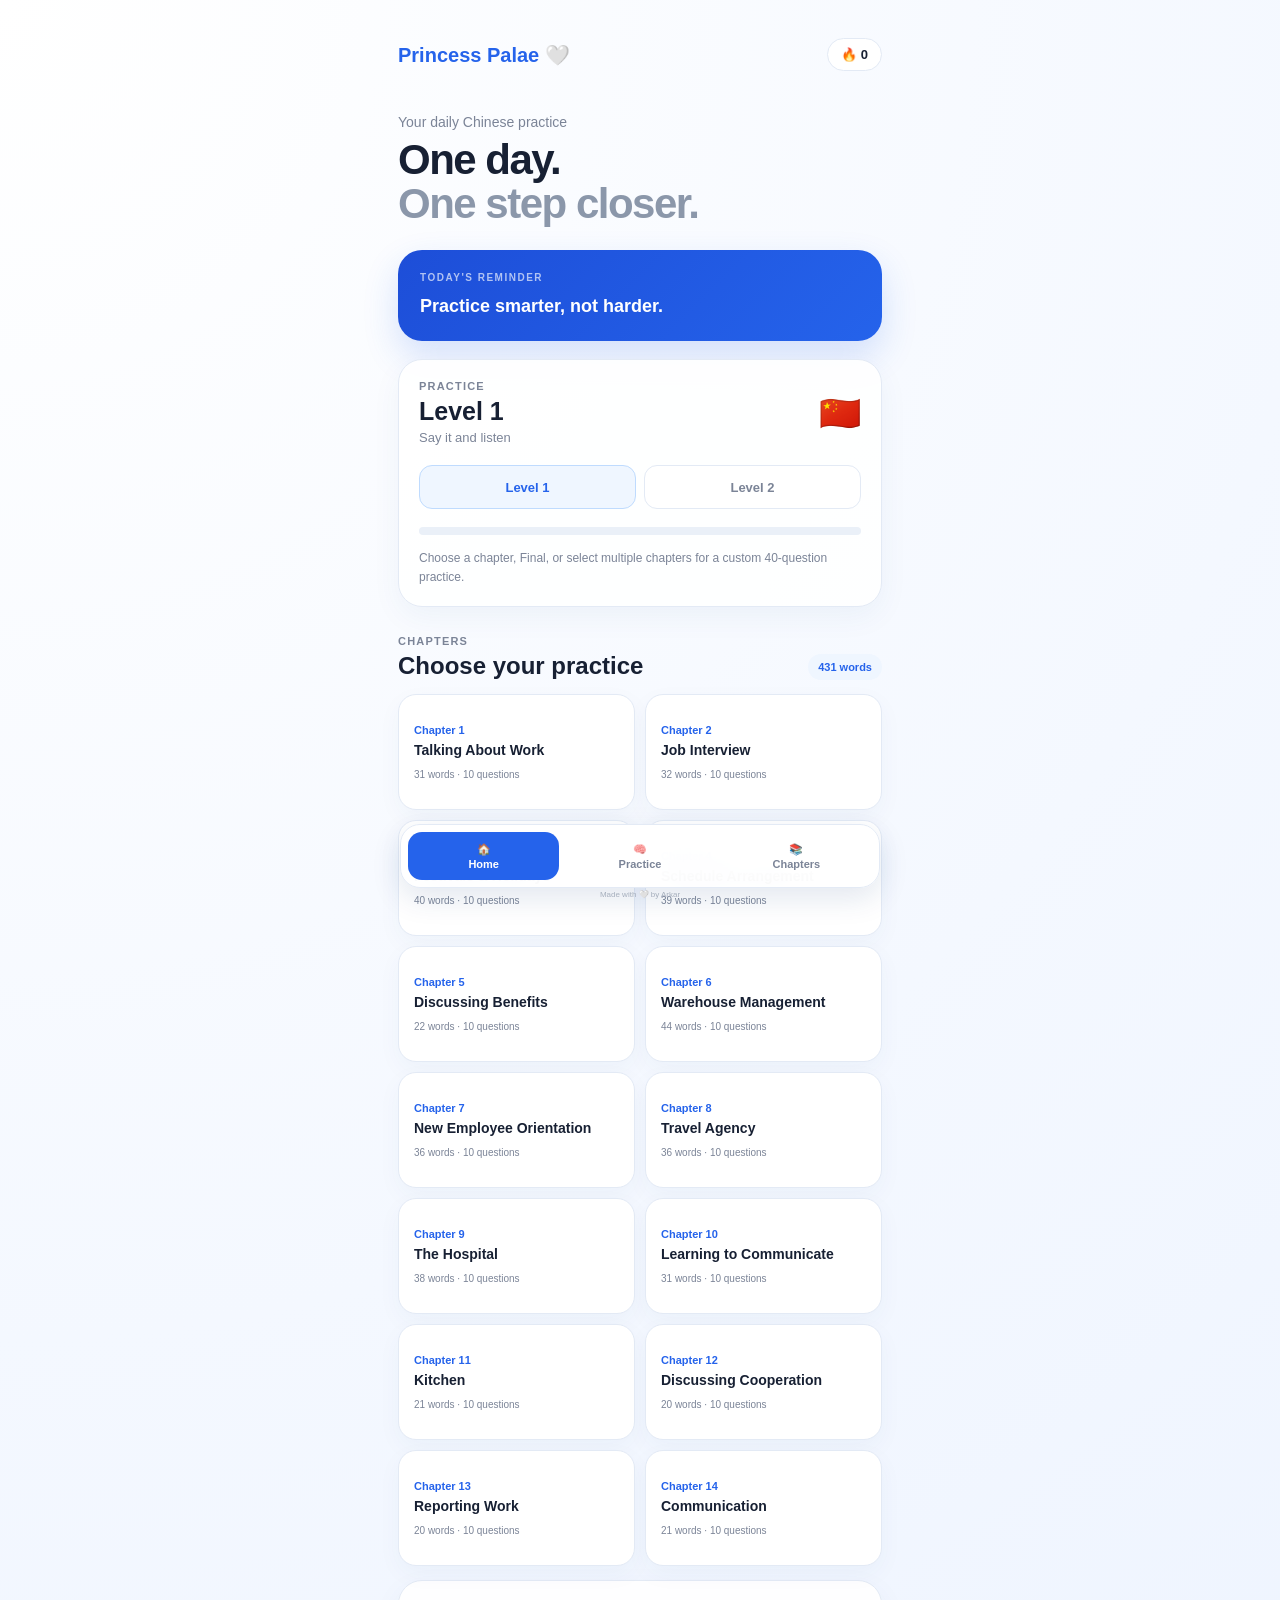
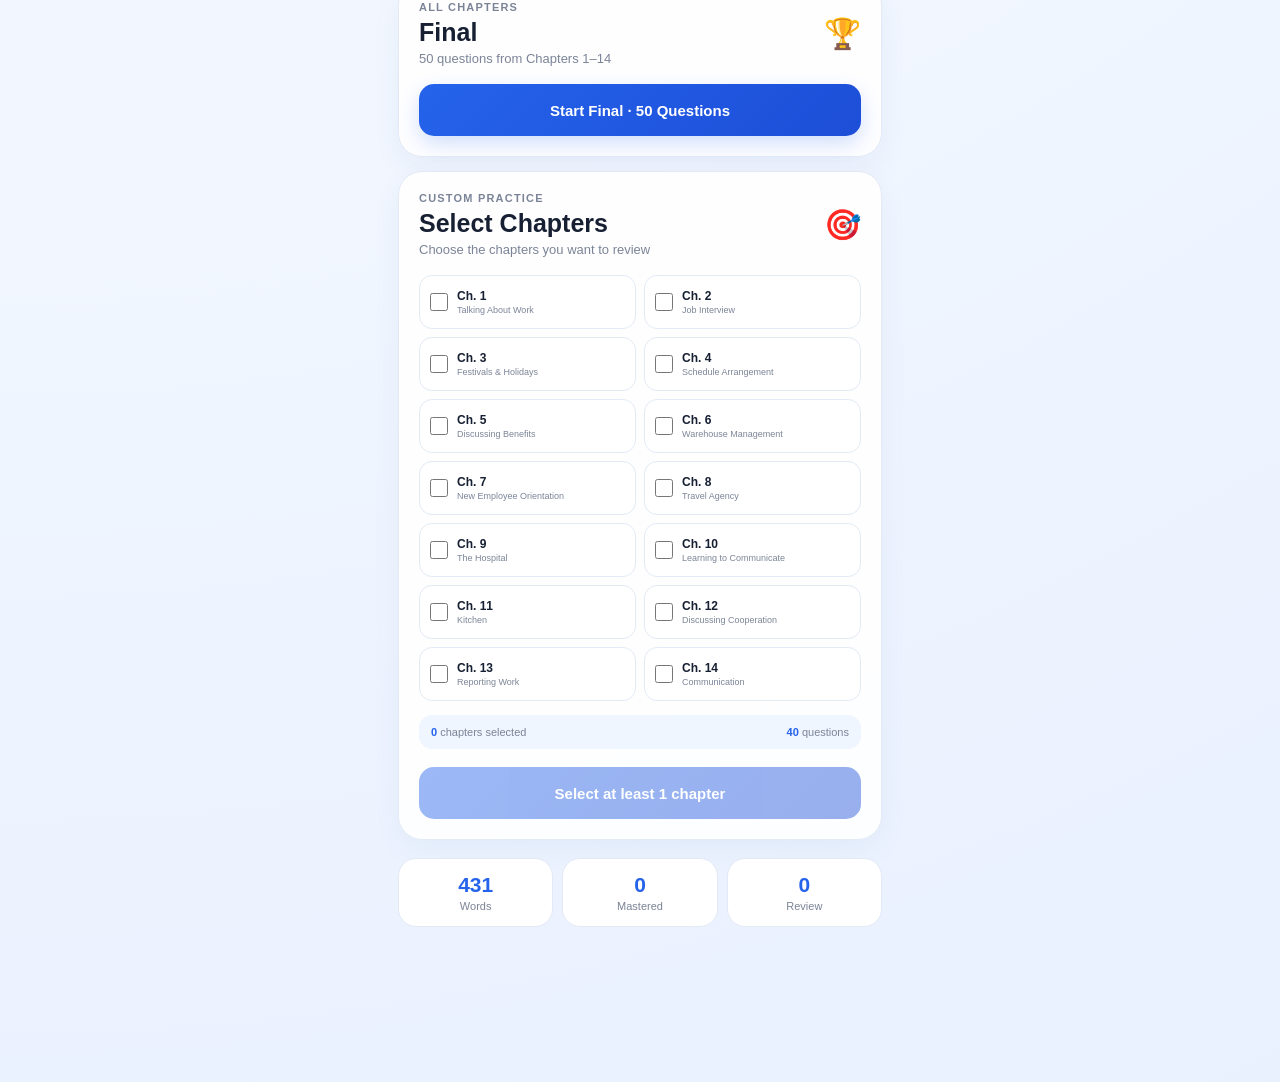
<file: index.html>
<!DOCTYPE html><html lang="en"><head><meta charset="UTF-8"><meta name="viewport" content="width=device-width, initial-scale=1.0, maximum-scale=1.0, user-scalable=no"><meta name="theme-color" content="#2563eb"><title>Princess Palae 🤍</title><link rel="stylesheet" href="style.css"></head><body><div class="app">
<header class="topbar"><div class="logo">Princess Palae 🤍</div><div class="streak">🔥 <span id="streak">0</span></div></header><main>
<section id="homePage" class="page active"><div class="greeting">Your daily Chinese practice</div><h1 class="hero-title">One day.<br><span>One step closer.</span></h1>
<div class="quote-card"><div class="quote-label">TODAY'S REMINDER</div><div id="quoteText" class="quote-text"></div></div>
<div class="lesson-card"><div class="lesson-header"><div><div class="eyebrow">PRACTICE</div><h2 id="levelTitle">Level 1</h2><p id="levelDescription">Say it and listen</p></div><div class="flag">🇨🇳</div></div><div class="level-switch"><button id="level1Btn" class="level-btn active" onclick="setLevel(1)">Level 1</button><button id="level2Btn" class="level-btn" onclick="setLevel(2)">Level 2</button></div><div class="progress"><div id="progressBar" class="progress-bar"></div></div><div class="practice-note">Choose a chapter, Final, or select multiple chapters for a custom 40-question practice.</div></div>
<div class="section-heading-row"><div><div class="eyebrow">CHAPTERS</div><h2 class="chapter-heading">Choose your practice</h2></div><span id="wordCountBadge" class="count-badge">0 words</span></div><div id="chapterGrid" class="chapter-grid"></div>
<div class="lesson-card final-card"><div class="lesson-header"><div><div class="eyebrow">ALL CHAPTERS</div><h2>Final</h2><p>50 questions from Chapters 1–14</p></div><div class="final-icon">🏆</div></div><button class="primary-btn" onclick="startFinalPractice()">Start Final · 50 Questions</button></div>
<div class="lesson-card custom-card"><div class="lesson-header"><div><div class="eyebrow">CUSTOM PRACTICE</div><h2>Select Chapters</h2><p>Choose the chapters you want to review</p></div><div class="final-icon">🎯</div></div><div id="customChapterGrid" class="custom-chapter-grid"></div><div class="custom-summary"><span><strong id="selectedChapterCount">0</strong> chapters selected</span><span><strong>40</strong> questions</span></div><button id="customStartBtn" class="primary-btn" onclick="startCustomPractice()" disabled>Select at least 1 chapter</button></div>
<div class="stats"><div class="stat"><strong id="totalWords">0</strong><span>Words</span></div><div class="stat"><strong id="masteredWords">0</strong><span>Mastered</span></div><div class="stat"><strong id="weakWords">0</strong><span>Review</span></div></div></section>
<section id="quizPage" class="page"><div class="quiz-header"><span id="quizMode">Chapter 1 · Level 1</span><span><span id="questionNumber">1</span> / <span id="questionTotal">10</span></span></div><div class="progress quiz-progress"><div id="quizProgress" class="progress-bar"></div></div><div class="question-card"><div id="modeLabel" class="mode-label"></div><div id="question" class="question"></div><button id="questionPlayButton" class="play-btn hidden" onclick="playCurrentAudio()">🔊</button><button id="showAnswerBtn" class="show-answer" onclick="showAnswer()">Show Answer</button><div id="answer" class="answer"><div id="answerChinese" class="answer-chinese"></div><div id="answerPinyin" class="answer-pinyin"></div><div id="answerMeaning" class="answer-meaning"></div><button class="secondary-btn" onclick="playCurrentAudio()">🔊 Hear pronunciation</button></div><div id="rating" class="rating"><button class="wrong" onclick="rateAnswer(false)">❌ Didn't remember</button><button class="correct" onclick="rateAnswer(true)">✅ Remembered</button></div></div></section>
<section id="completePage" class="page">
  <div class="complete">
    <div class="complete-icon">🎉</div>
    <h1>Session Complete</h1>
    <p id="finalMessage"></p>
    <div class="big-score"><span id="finalScore">0</span> / <span id="finalTotal">10</span></div>

    <div id="reviewSection" class="review-section">
      <div class="review-header">
        <div>
          <div class="eyebrow">NEED MORE PRACTICE</div>
          <h2>Didn't remember</h2>
        </div>
        <span class="review-count"><span id="reviewCount">0</span> words</span>
      </div>
      <div id="reviewList" class="review-list"></div>
      <button id="reviewMissedBtn" class="primary-btn review-btn" onclick="reviewMissedWords()">Review These Words</button>
    </div>

    <button class="primary-btn" onclick="showPage('homePage')">Back Home</button>
    <button class="secondary-btn" onclick="repeatLastPractice()">Practice Again</button>
  </div>
</section>
</main><nav class="bottom-nav"><button id="navHome" class="nav-btn active" onclick="showPage('homePage')">🏠 <span>Home</span></button><button id="navPractice" class="nav-btn" onclick="startPractice()">🧠 <span>Practice</span></button><button id="navChapters" class="nav-btn" onclick="focusChapters()">📚 <span>Chapters</span></button></nav><footer class="footer">Made with 🤍 by Arkar</footer></div><script src="data.js"></script><script src="app.js"></script></body></html>
</file>
<file: style.css>
* {
    box-sizing: border-box;
    margin: 0;
    padding: 0;
    -webkit-tap-highlight-color: transparent;
}

:root {
    --blue: #2563eb;
    --blue-dark: #1d4ed8;
    --blue-light: #eff6ff;
    --navy: #172033;
    --bg: #f4f8ff;
    --card: #ffffff;
    --text: #172033;
    --muted: #7b8497;
    --border: #e3eaf5;
    --green: #16a36a;
    --red: #e05252;
}

html {
    min-height: 100%;
}

body {
    min-height: 100vh;

    font-family:
        -apple-system,
        BlinkMacSystemFont,
        "Segoe UI",
        Arial,
        sans-serif;

    background:
        radial-gradient(circle at top left,
            #ffffff 0,
            #f4f8ff 45%,
            #e9f1ff 100%);

    color: var(--text);

    overscroll-behavior: none;
}

button,
input,
textarea {
    font: inherit;
}

button {
    cursor: pointer;
    touch-action: manipulation;
}

.app {
    width: 100%;
    max-width: 520px;
    min-height: 100vh;
    margin: auto;
    padding-bottom: 115px;
}

.topbar {
    padding:
        max(18px, env(safe-area-inset-top)) 18px 8px;

    display: flex;
    justify-content: space-between;
    align-items: center;
}

.logo {
    font-size: 20px;
    font-weight: 850;
    color: var(--blue);
    white-space: nowrap;
}

.streak {
    background: white;
    border: 1px solid var(--border);
    border-radius: 999px;
    padding: 8px 13px;
    font-size: 13px;
    font-weight: 750;
}

.page {
    display: none;
    padding: 20px 18px;
    animation: fade .25s ease;
}

.page.active {
    display: block;
}

@keyframes fade {

    from {
        opacity: 0;
        transform: translateY(5px);
    }

    to {
        opacity: 1;
        transform: translateY(0);
    }
}

.greeting {
    color: var(--muted);
    font-size: 14px;
    margin-top: 15px;
}

.hero-title {
    font-size: clamp(32px, 9vw, 42px);
    line-height: 1.05;
    letter-spacing: -1.5px;
    margin-top: 8px;
}

.hero-title span {
    color: #8b97aa;
}

.quote-card {
    margin-top: 24px;
    padding: 22px;
    border-radius: 24px;

    background:
        linear-gradient(135deg,
            #1d4ed8,
            #2563eb);

    color: white;

    box-shadow:
        0 15px 35px rgba(37, 99, 235, .18);
}

.quote-label {
    font-size: 10px;
    letter-spacing: 1.5px;
    opacity: .65;
    font-weight: 800;
}

.quote-text {
    margin-top: 10px;
    font-size: 18px;
    line-height: 1.45;
    font-weight: 700;
}

.lesson-card {
    margin-top: 18px;

    background: rgba(255, 255, 255, .92);

    border: 1px solid var(--border);
    border-radius: 24px;

    padding: 20px;

    box-shadow:
        0 10px 30px rgba(25, 70, 130, .05);
}

.lesson-header {
    display: flex;
    justify-content: space-between;
    align-items: center;
}

.eyebrow {
    font-size: 11px;
    color: var(--muted);
    letter-spacing: 1.2px;
    font-weight: 800;
}

.lesson-header h2 {
    margin-top: 5px;
    font-size: 25px;
}

.lesson-header p {
    color: var(--muted);
    font-size: 13px;
    margin-top: 4px;
}

.flag {
    font-size: 34px;
}

.level-switch {
    display: grid;
    grid-template-columns: 1fr 1fr;
    gap: 8px;
    margin-top: 20px;
}

.level-btn {
    min-height: 44px;

    border: 1px solid var(--border);
    border-radius: 13px;

    background: white;
    color: var(--muted);

    font-size: 13px;
    font-weight: 800;
}

.level-btn.active {
    background: var(--blue-light);
    color: var(--blue);
    border-color: #bfdbfe;
}

.progress {
    margin-top: 18px;

    height: 8px;

    border-radius: 20px;

    background: #eaf0f8;

    overflow: hidden;
}

.progress-bar {
    height: 100%;
    width: 0%;

    background: var(--blue);

    border-radius: 20px;

    transition: .3s;
}

.primary-btn {
    width: 100%;
    min-height: 52px;

    margin-top: 18px;

    padding: 14px 16px;

    border: none;
    border-radius: 15px;

    background:
        linear-gradient(135deg,
            var(--blue),
            var(--blue-dark));

    color: white;

    font-size: 15px;
    font-weight: 800;

    box-shadow:
        0 8px 20px rgba(37, 99, 235, .2);
}

.secondary-btn {
    width: 100%;
    min-height: 48px;

    margin-top: 10px;

    padding: 13px;

    border: 1px solid var(--border);
    border-radius: 15px;

    background: white;
    color: var(--text);

    font-weight: 750;
}

.stats {
    display: grid;
    grid-template-columns: repeat(3, 1fr);

    gap: 9px;

    margin-top: 18px;
}

.stat {
    background: white;

    border: 1px solid var(--border);
    border-radius: 18px;

    padding: 14px 8px;

    text-align: center;
}

.stat strong {
    display: block;

    font-size: 21px;

    color: var(--blue);
}

.stat span {
    display: block;

    color: var(--muted);

    font-size: 11px;

    margin-top: 3px;
}

.quiz-header {
    display: flex;
    justify-content: space-between;

    color: var(--muted);

    font-size: 13px;
    font-weight: 700;
}

.quiz-progress {
    margin-top: 12px;
}

.question-card {
    margin-top: 22px;

    background: white;

    border: 1px solid var(--border);
    border-radius: 28px;

    min-height: 430px;

    padding:
        28px 18px 24px;

    display: flex;
    flex-direction: column;
    justify-content: center;
    align-items: center;

    text-align: center;

    box-shadow:
        0 15px 40px rgba(25, 70, 130, .06);
}

.mode-label {
    font-size: 11px;

    color: var(--muted);

    letter-spacing: 1.4px;

    text-transform: uppercase;

    font-weight: 800;
}

.question {
    margin-top: 23px;

    font-size: clamp(36px, 12vw, 48px);

    line-height: 1.2;

    font-weight: 900;

    max-width: 100%;

    overflow-wrap: anywhere;
}

.question.myanmar {
    font-size: clamp(25px, 7vw, 31px);

    line-height: 1.45;
}

.play-btn {
    width: 64px;
    height: 64px;

    margin-top: 24px;

    border: none;

    border-radius: 50%;

    background: var(--blue-light);

    color: var(--blue);

    font-size: 24px;

    flex-shrink: 0;
}

.play-btn:active {
    transform: scale(.94);
}

.play-btn.hidden {
    display: none;
}

.show-answer {
    margin-top: 24px;

    padding: 14px 24px;

    border: none;

    border-radius: 999px;

    background: var(--blue-light);

    color: var(--blue-dark);

    font-weight: 800;

    min-height: 46px;
}

.answer {
    display: none;

    width: 100%;

    margin-top: 22px;

    padding-top: 20px;

    border-top: 1px solid var(--border);
}

.answer.show {
    display: block;
}

.answer-chinese {
    font-size: 30px;
    font-weight: 900;
}

.answer-pinyin {
    margin-top: 5px;

    color: var(--muted);

    font-style: italic;
}

.answer-meaning {
    margin-top: 9px;

    font-size: 17px;

    line-height: 1.5;
}

.rating {
    display: none;

    width: 100%;

    gap: 8px;

    margin-top: 17px;
}

.rating.show {
    display: flex;
}

.rating button {
    flex: 1;

    min-height: 50px;

    border: none;

    padding: 11px 7px;

    border-radius: 14px;

    font-size: 12px;

    font-weight: 800;
}

.wrong {
    background: #fff0f0;
    color: var(--red);
}

.correct {
    background: #ecfaf3;
    color: var(--green);
}

.complete {
    text-align: center;

    padding-top: 70px;
}

.complete-icon {
    font-size: 55px;
}

.complete h1 {
    margin-top: 15px;

    font-size: 30px;
}

.complete p {
    margin-top: 12px;

    color: var(--muted);

    line-height: 1.6;

    font-size: 15px;
}

.big-score {
    margin-top: 22px;

    font-size: 56px;

    font-weight: 900;

    color: var(--blue);
}

.section-title {
    margin-top: 10px;

    font-size: 30px;

    font-weight: 900;
}

.section-subtitle {
    margin-top: 5px;

    color: var(--muted);

    font-size: 14px;
}

.form-card {
    margin-top: 22px;

    padding: 18px;

    background: white;

    border: 1px solid var(--border);

    border-radius: 22px;
}

.form-card label {
    display: block;

    margin-top: 12px;

    color: var(--muted);

    font-size: 12px;

    font-weight: 800;
}

input,
textarea {
    width: 100%;

    margin-top: 8px;

    padding: 13px;

    min-height: 48px;

    border: 1px solid var(--border);

    border-radius: 13px;

    outline: none;

    font: inherit;

    font-size: 16px;
}

input:focus,
textarea:focus {
    border-color: var(--blue);

    box-shadow:
        0 0 0 3px var(--blue-light);
}

textarea {
    min-height: 90px;

    resize: vertical;
}

.word-list {
    margin-top: 15px;
}

.word-item {
    display: flex;

    justify-content: space-between;

    align-items: center;

    gap: 12px;

    margin-top: 9px;

    padding: 15px;

    background: white;

    border: 1px solid var(--border);

    border-radius: 17px;
}

.word-chinese {
    font-size: 21px;

    font-weight: 850;
}

.word-info {
    margin-top: 3px;

    color: var(--muted);

    font-size: 12px;

    line-height: 1.5;
}

.delete-btn {
    width: 38px;
    height: 38px;

    border: none;

    border-radius: 50%;

    background: #fff0f0;

    color: var(--red);

    flex-shrink: 0;
}

.reset-btn {
    width: 100%;

    margin-top: 25px;

    padding: 12px;

    border: 1px solid #ffd6d6;

    border-radius: 13px;

    background: #fff5f5;

    color: var(--red);

    font-weight: 750;
}

.bottom-nav {
    position: fixed;

    z-index: 20;

    bottom: max(12px, env(safe-area-inset-bottom));

    left: 50%;

    transform: translateX(-50%);

    width: min(480px,
            calc(100% - 24px));

    display: flex;

    gap: 5px;

    padding: 7px;

    background: rgba(255,
            255,
            255,
            .95);

    backdrop-filter: blur(20px);

    border: 1px solid var(--border);

    border-radius: 20px;

    box-shadow:
        0 10px 30px rgba(20,
            60,
            120,
            .12);
}

.nav-btn {
    flex: 1;

    min-height: 48px;

    padding: 7px 5px;

    border: none;

    border-radius: 14px;

    background: transparent;

    color: var(--muted);

    font-size: 11px;

    font-weight: 750;
}

.nav-btn span {
    display: block;

    margin-top: 2px;
}

.nav-btn.active {
    background: var(--blue);

    color: white;
}

.footer {
    position: fixed;

    bottom: 1px;

    left: 50%;

    transform: translateX(-50%);

    z-index: 21;

    font-size: 8px;

    color: #a6afbd;

    pointer-events: none;
}

@media (min-width: 600px) {

    body {
        padding: 20px 0;
    }

    .app {
        min-height: calc(100vh - 40px);
    }

}

@media (max-width: 360px) {

    .logo {
        font-size: 17px;
    }

    .page {
        padding-left: 14px;
        padding-right: 14px;
    }

    .question-card {
        min-height: 410px;
    }

    .rating button {
        font-size: 11px;
    }

}
/* Chapter practice UI — keeps the original blue/white visual language */
.practice-note{margin-top:14px;color:var(--muted);font-size:12px;line-height:1.55}.section-heading-row{margin-top:28px;display:flex;justify-content:space-between;align-items:flex-end;gap:10px}.chapter-heading{margin-top:5px;font-size:24px}.count-badge{flex-shrink:0;padding:7px 10px;border-radius:999px;background:var(--blue-light);color:var(--blue);font-size:11px;font-weight:800}.chapter-grid{display:grid;grid-template-columns:1fr 1fr;gap:10px;margin-top:14px}.chapter-card{min-height:116px;padding:15px;text-align:left;border:1px solid var(--border);border-radius:18px;background:#fff;color:var(--text);box-shadow:0 8px 24px rgba(25,70,130,.04);transition:.15s ease}.chapter-card:active{transform:scale(.98)}.chapter-card strong{display:block;margin-top:6px;font-size:14px;line-height:1.25}.chapter-number{display:block;color:var(--blue);font-size:11px;font-weight:850}.chapter-meta{display:block;margin-top:9px;color:var(--muted);font-size:10px;line-height:1.3}.final-card,.custom-card{margin-top:14px}.final-icon{font-size:30px}.custom-chapter-grid{display:grid;grid-template-columns:1fr 1fr;gap:8px;margin-top:18px}.custom-chapter-option{display:flex;align-items:center;gap:9px;min-height:54px;padding:9px 10px;border:1px solid var(--border);border-radius:13px;background:#fff;cursor:pointer}.custom-chapter-option:has(input:checked){border-color:#bfdbfe;background:var(--blue-light)}.custom-chapter-option input{width:18px;height:18px;min-height:18px;margin:0;accent-color:var(--blue);flex-shrink:0}.custom-chapter-option strong{display:block;font-size:12px}.custom-chapter-option small{display:block;margin-top:2px;color:var(--muted);font-size:9px;line-height:1.2}.custom-summary{display:flex;justify-content:space-between;gap:10px;margin-top:14px;padding:11px 12px;border-radius:13px;background:var(--blue-light);color:var(--muted);font-size:11px}.custom-summary strong{color:var(--blue)}.primary-btn:disabled{opacity:.45;cursor:not-allowed;box-shadow:none}@media(max-width:370px){.chapter-grid,.custom-chapter-grid{grid-template-columns:1fr}}
</file>
